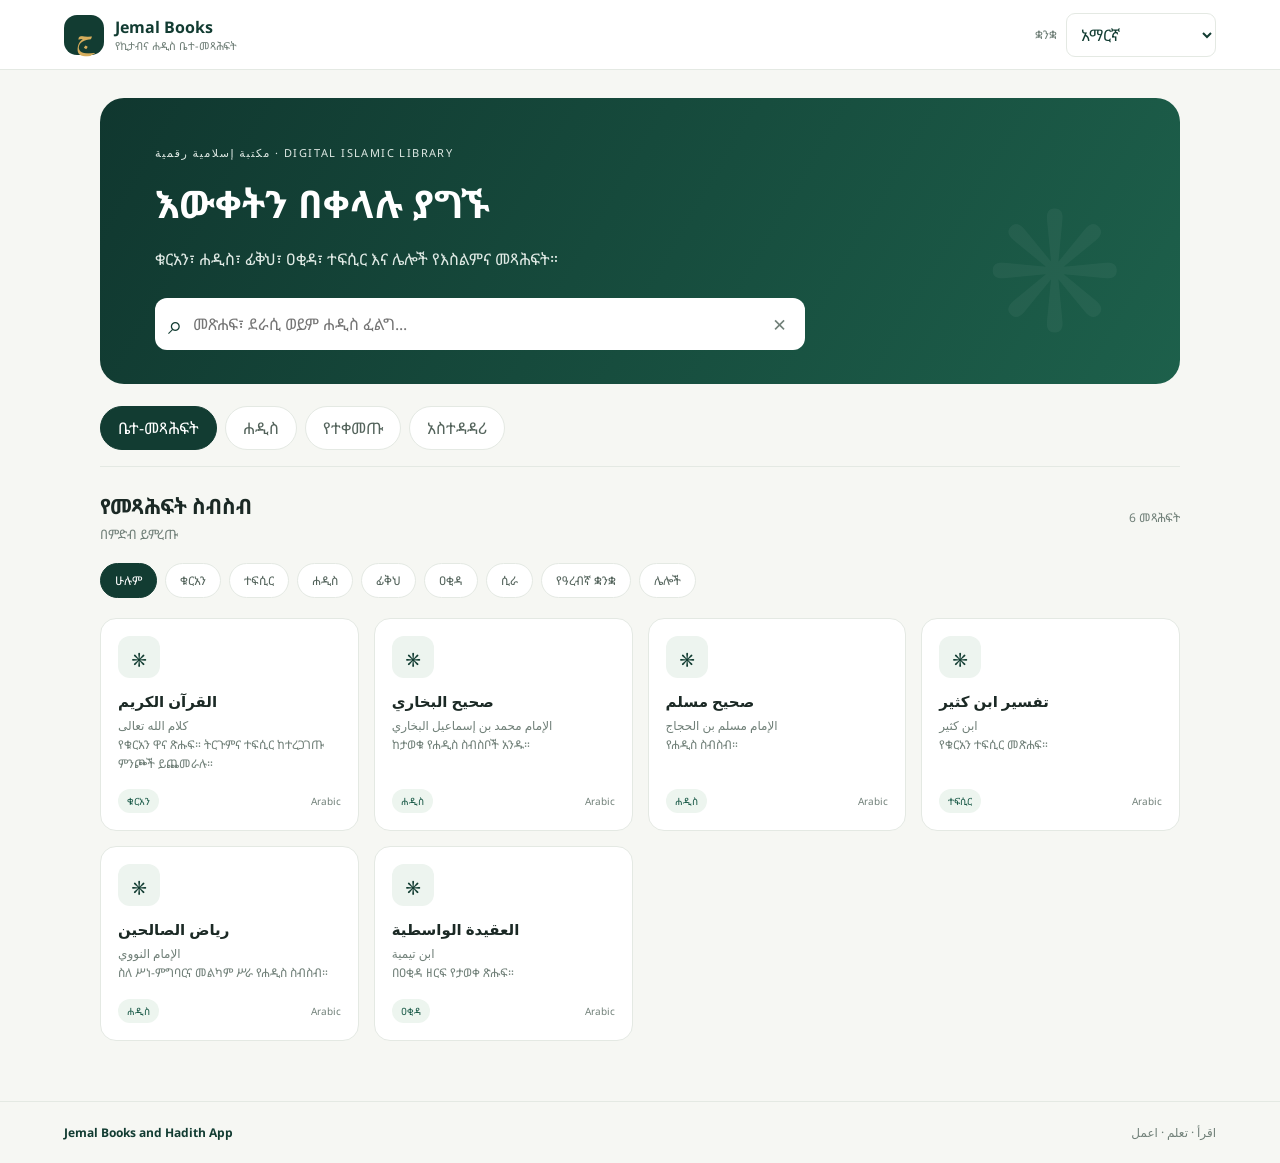
<file: index.html>
<!doctype html>
<html lang="am">
<head>
<meta charset="utf-8"><meta name="viewport" content="width=device-width,initial-scale=1">
<meta name="theme-color" content="#123c32"><meta name="description" content="Jemal Books and Hadith App - multilingual Islamic digital library">
<title>Jemal Books and Hadith App</title>
<link rel="manifest" href="manifest.webmanifest"><link rel="stylesheet" href="styles.css">
</head>
<body>
<header class="topbar">
 <div class="brand"><div class="mark">ج</div><div><b>Jemal Books</b><small data-i18n="brandSub">Books & Hadith Library</small></div></div>
 <div class="top-actions"><label class="language-label" for="languageSelect" data-i18n="language">ቋንቋ</label><select id="languageSelect" aria-label="Language"><option value="am">አማርኛ</option><option value="om">Afaan Oromoo</option><option value="ar">العربية</option><option value="en">English</option></select><button id="installBtn" class="outline hidden" data-i18n="install">Install App</button></div>
</header>
<main>
<section class="hero"><p class="eyebrow">مكتبة إسلامية رقمية · DIGITAL ISLAMIC LIBRARY</p><h1 data-i18n="heroTitle">እውቀትን በቀላሉ ያግኙ</h1><p data-i18n="heroText">ቁርአን፣ ሐዲስ፣ ፊቅህ፣ ዐቂዳ፣ ተፍሲር እና ሌሎች የእስልምና መጻሕፍት።</p>
<div class="searchbox"><span>⌕</span><input id="searchInput" placeholder="መጽሐፍ፣ ደራሲ ወይም ሐዲስ ፈልግ..." aria-label="Search library"><button id="clearSearch" aria-label="Clear search">×</button></div></section>
<nav class="tabs" aria-label="Main navigation"><button class="tab active" data-view="library" data-i18n="library">ቤተ-መጻሕፍት</button><button class="tab" data-view="hadith" data-i18n="hadith">ሐዲስ</button><button class="tab" data-view="saved" data-i18n="saved">የተቀመጡ</button><button class="tab" data-view="admin" data-i18n="admin">አስተዳዳሪ</button></nav>
<section id="libraryView" class="view"><div class="section-head"><div><h2 data-i18n="collection">የመጻሕፍት ስብስብ</h2><p data-i18n="chooseCategory">በምድብ ይምረጡ</p></div><span id="bookCount" class="count">0</span></div><div id="categories" class="chips"></div><div id="bookGrid" class="book-grid"></div><div id="emptyState" class="empty hidden" data-i18n="empty">ምንም መጽሐፍ አልተገኘም።</div></section>
<section id="hadithView" class="view hidden"><div class="section-head"><div><h2 data-i18n="hadithSection">የሐዲስ ክፍል</h2><p data-i18n="hadithSub">የሐዲስ ስብስቦችን ይፈልጉ</p></div></div><div id="hadithList" class="stack"></div><p class="notice" data-i18n="verification">ማስታወሻ፦ የሐዲስ ጽሑፍ፣ ቁጥርና ደረጃ ከታመነ የመጀመሪያ ምንጭ መረጋገጥ አለበት።</p></section>
<section id="savedView" class="view hidden"><div class="section-head"><div><h2 data-i18n="savedBooks">የተቀመጡ መጻሕፍት</h2><p data-i18n="bookmarks">ዕልባት ያደረጉት</p></div></div><div id="savedGrid" class="book-grid"></div><div id="savedEmpty" class="empty" data-i18n="noSaved">ገና የተቀመጠ መጽሐፍ የለም።</div></section>
<section id="adminView" class="view hidden"><div class="section-head"><div><h2 data-i18n="adminTitle">የአስተዳዳሪ መድረክ</h2><p data-i18n="adminSub">የመጽሐፍ መረጃ ያስገቡ</p></div></div><div class="admin-card">
<label><span data-i18n="bookTitle">የመጽሐፍ ርዕስ</span><input id="newTitle" placeholder="Book title"></label><label><span data-i18n="author">ደራሲ</span><input id="newAuthor" placeholder="Author"></label>
<label><span data-i18n="category">ምድብ</span><select id="newCategory"><option>ሐዲስ</option><option>ተፍሲር</option><option>ፊቅህ</option><option>ዐቂዳ</option><option>ሲራ</option><option>የዓረብኛ ቋንቋ</option><option>ሌሎች</option></select></label>
<label><span data-i18n="contentLanguage">የይዘት ቋንቋ</span><select id="newLanguage"><option>Arabic</option><option>Amharic</option><option>Afaan Oromoo</option><option>Arabic + Amharic</option><option>Arabic + Afaan Oromoo</option></select></label>
<label><span data-i18n="description">መግለጫ</span><textarea id="newDescription" rows="3"></textarea></label><label><span data-i18n="pdfFile">PDF ፋይል</span><input id="pdfFile" type="file" accept="application/pdf"></label>
<button id="addBookBtn" class="primary" data-i18n="addBook">መጽሐፍ ጨምር</button><p class="fineprint" data-i18n="adminNote">የአሁኑ ስሪት የመጽሐፍ መረጃን በዚህ መሣሪያ ላይ ብቻ ያስቀምጣል። የጋራ ዳታቤዝና Cloud PDF ማከማቻ ገና ማገናዘብ አለበት።</p>
</div></section></main>
<div id="reader" class="reader hidden" role="dialog" aria-modal="true"><div class="reader-head"><button id="closeReader" class="icon-btn">←</button><div><b id="readerTitle">Book</b><small id="readerMeta"></small></div><button id="saveReader" class="outline">☆</button></div><div class="reader-body" id="readerBody"></div></div>
<footer><b>Jemal Books and Hadith App</b><span>اقرأ · تعلم · اعمل</span></footer><script src="app.js"></script>
</body></html>
</file>
<file: styles.css>
@import url('https://fonts.googleapis.com/css2?family=Amiri:wght@400;700&family=Noto+Sans+Ethiopic:wght@400;500;600;700&display=swap');
:root{--green:#123c32;--green2:#1c5b49;--gold:#d6ad5c;--ink:#1b2925;--muted:#718079;--paper:#f6f7f3;--line:#e4e9e3}
*{box-sizing:border-box}body{margin:0;background:var(--paper);color:var(--ink);font-family:'Noto Sans Ethiopic',system-ui,sans-serif}
.topbar{height:70px;background:#fff;border-bottom:1px solid var(--line);display:flex;align-items:center;justify-content:space-between;padding:0 max(5vw,18px);position:sticky;top:0;z-index:5}
.brand{display:flex;gap:11px;align-items:center}.brand b{display:block;font-size:16px;color:var(--green)}.brand small{display:block;color:var(--muted);font-size:11px}.mark{width:40px;height:40px;border-radius:13px;background:var(--green);color:var(--gold);display:grid;place-items:center;font:700 25px Amiri}
main{max-width:1120px;margin:auto;padding:28px 20px 60px}.hero{background:linear-gradient(120deg,#10372f,#1d604b);color:white;border-radius:24px;padding:34px clamp(20px,5vw,55px);position:relative;overflow:hidden}.hero:after{content:"۞";position:absolute;right:5%;top:-38px;font:220px Amiri;color:#ffffff0c}.eyebrow{color:#e4c77f;font-size:11px;letter-spacing:1.4px}.hero h1{font-size:clamp(25px,4vw,38px);margin:14px 0 8px}.hero p{color:#e0eae5;max-width:650px;line-height:1.8}.searchbox{display:flex;align-items:center;background:white;border-radius:12px;padding:0 13px;max-width:650px;margin-top:24px;color:var(--green);position:relative;z-index:1}.searchbox span{font-size:26px}.searchbox input{border:0;outline:0;padding:15px 10px;flex:1;min-width:0;font:inherit}.searchbox button{border:0;background:none;font-size:23px;color:#718079}
.tabs{display:flex;gap:8px;overflow:auto;padding:22px 0 16px;border-bottom:1px solid var(--line)}button{font:inherit;cursor:pointer}.tab,.chips button{border:1px solid var(--line);background:white;border-radius:30px;padding:10px 17px;white-space:nowrap;color:#53635b}.tab.active,.chips button.active{background:var(--green);border-color:var(--green);color:white}
.view{padding-top:25px}.hidden{display:none!important}.section-head{display:flex;justify-content:space-between;align-items:center;gap:15px;margin-bottom:17px}.section-head h2{margin:0;font-size:21px}.section-head p{margin:5px 0 0;color:var(--muted);font-size:13px}.count{color:var(--muted);font-size:12px}.chips{display:flex;gap:8px;overflow:auto;padding:3px 0 20px}.chips button{font-size:12px;padding:8px 14px}
.book-grid{display:grid;grid-template-columns:repeat(auto-fill,minmax(220px,1fr));gap:15px}.book-card{background:white;border:1px solid var(--line);border-radius:16px;padding:17px;min-height:190px;display:flex;flex-direction:column;cursor:pointer;transition:.2s}.book-card:hover{transform:translateY(-3px);box-shadow:0 10px 25px #183c3010}.book-icon{height:42px;width:42px;border-radius:12px;background:#edf4ef;color:var(--green);display:grid;place-items:center;font:25px Amiri;margin-bottom:13px}.book-card h3{font-size:15px;margin:0 0 5px}.book-card p{font-size:12px;color:var(--muted);line-height:1.6;margin:0}.book-bottom{display:flex;justify-content:space-between;align-items:center;margin-top:auto;padding-top:16px}.tag{font-size:10px;color:var(--green2);background:#edf5ef;border-radius:20px;padding:5px 9px}.book-bottom small{font-size:10px;color:var(--muted)}
.empty{padding:35px;text-align:center;color:var(--muted);background:white;border:1px dashed var(--line);border-radius:14px}.stack{display:grid;gap:12px}.hadith-card{background:white;padding:20px;border:1px solid var(--line);border-radius:14px}.hadith-card h3{margin:0 0 8px}.hadith-card p{margin:0;color:var(--muted);font-size:13px;line-height:1.8}.notice,.fineprint{font-size:12px;line-height:1.8;color:var(--muted);background:#fff8e9;padding:13px;border-radius:10px;margin-top:18px}
.admin-card{background:white;border:1px solid var(--line);border-radius:16px;padding:22px;max-width:680px;display:grid;gap:14px}.admin-card label{display:grid;gap:7px;font-size:13px;color:#43544b}.admin-card input,.admin-card select,.admin-card textarea{width:100%;border:1px solid var(--line);border-radius:9px;padding:12px;font:inherit;background:#fff}.primary{background:var(--green);color:white;border:0;padding:13px;border-radius:10px;font-weight:600}.outline{border:1px solid var(--line);background:white;color:var(--green);padding:9px 13px;border-radius:9px}
.reader{position:fixed;inset:0;background:var(--paper);z-index:10;overflow:auto}.reader-head{position:sticky;top:0;background:white;border-bottom:1px solid var(--line);padding:13px 18px;display:flex;align-items:center;gap:13px}.reader-head div{flex:1;min-width:0}.reader-head b,.reader-head small{display:block}.reader-head small{font-size:11px;color:var(--muted);margin-top:3px}.icon-btn{border:0;background:#edf4ef;border-radius:9px;padding:9px 13px;color:var(--green);font-size:20px}.reader-body{max-width:780px;margin:35px auto;padding:0 22px 70px;line-height:2}.reader-body h2{color:var(--green)}.reader-body .arabic{font:26px/2 Amiri;text-align:right;direction:rtl;background:white;padding:20px;border-radius:12px}.reader-body p{color:#4f5e56}footer{border-top:1px solid var(--line);padding:22px 5vw;display:flex;justify-content:space-between;color:var(--muted);font-size:12px}footer b{color:var(--green)}
@media(max-width:600px){main{padding:18px 14px 40px}.hero{padding:25px 20px}.tabs{margin:0 -14px;padding-left:14px;padding-right:14px}.section-head h2{font-size:18px}.book-grid{grid-template-columns:repeat(2,minmax(0,1fr));gap:10px}.book-card{padding:13px;min-height:190px}.reader-head{gap:8px}.reader-head .outline{font-size:11px;padding:8px}footer{gap:10px;flex-wrap:wrap}}

.top-actions{display:flex;align-items:center;gap:9px}.top-actions select{border:1px solid var(--line);border-radius:9px;background:#fff;color:var(--green);padding:9px 10px;font:inherit;max-width:150px}.language-label{font-size:12px;color:var(--muted)}
html[dir="rtl"] body{font-family:'Noto Sans Ethiopic',Tahoma,Arial,sans-serif}html[dir="rtl"] .hero:after{right:auto;left:5%}html[dir="rtl"] .reader-body .arabic{text-align:right}
@media(max-width:600px){.topbar{padding:0 12px}.brand small{display:none}.top-actions{gap:6px}.top-actions select{max-width:112px;padding:7px;font-size:12px}.language-label{display:none}}
</file>
